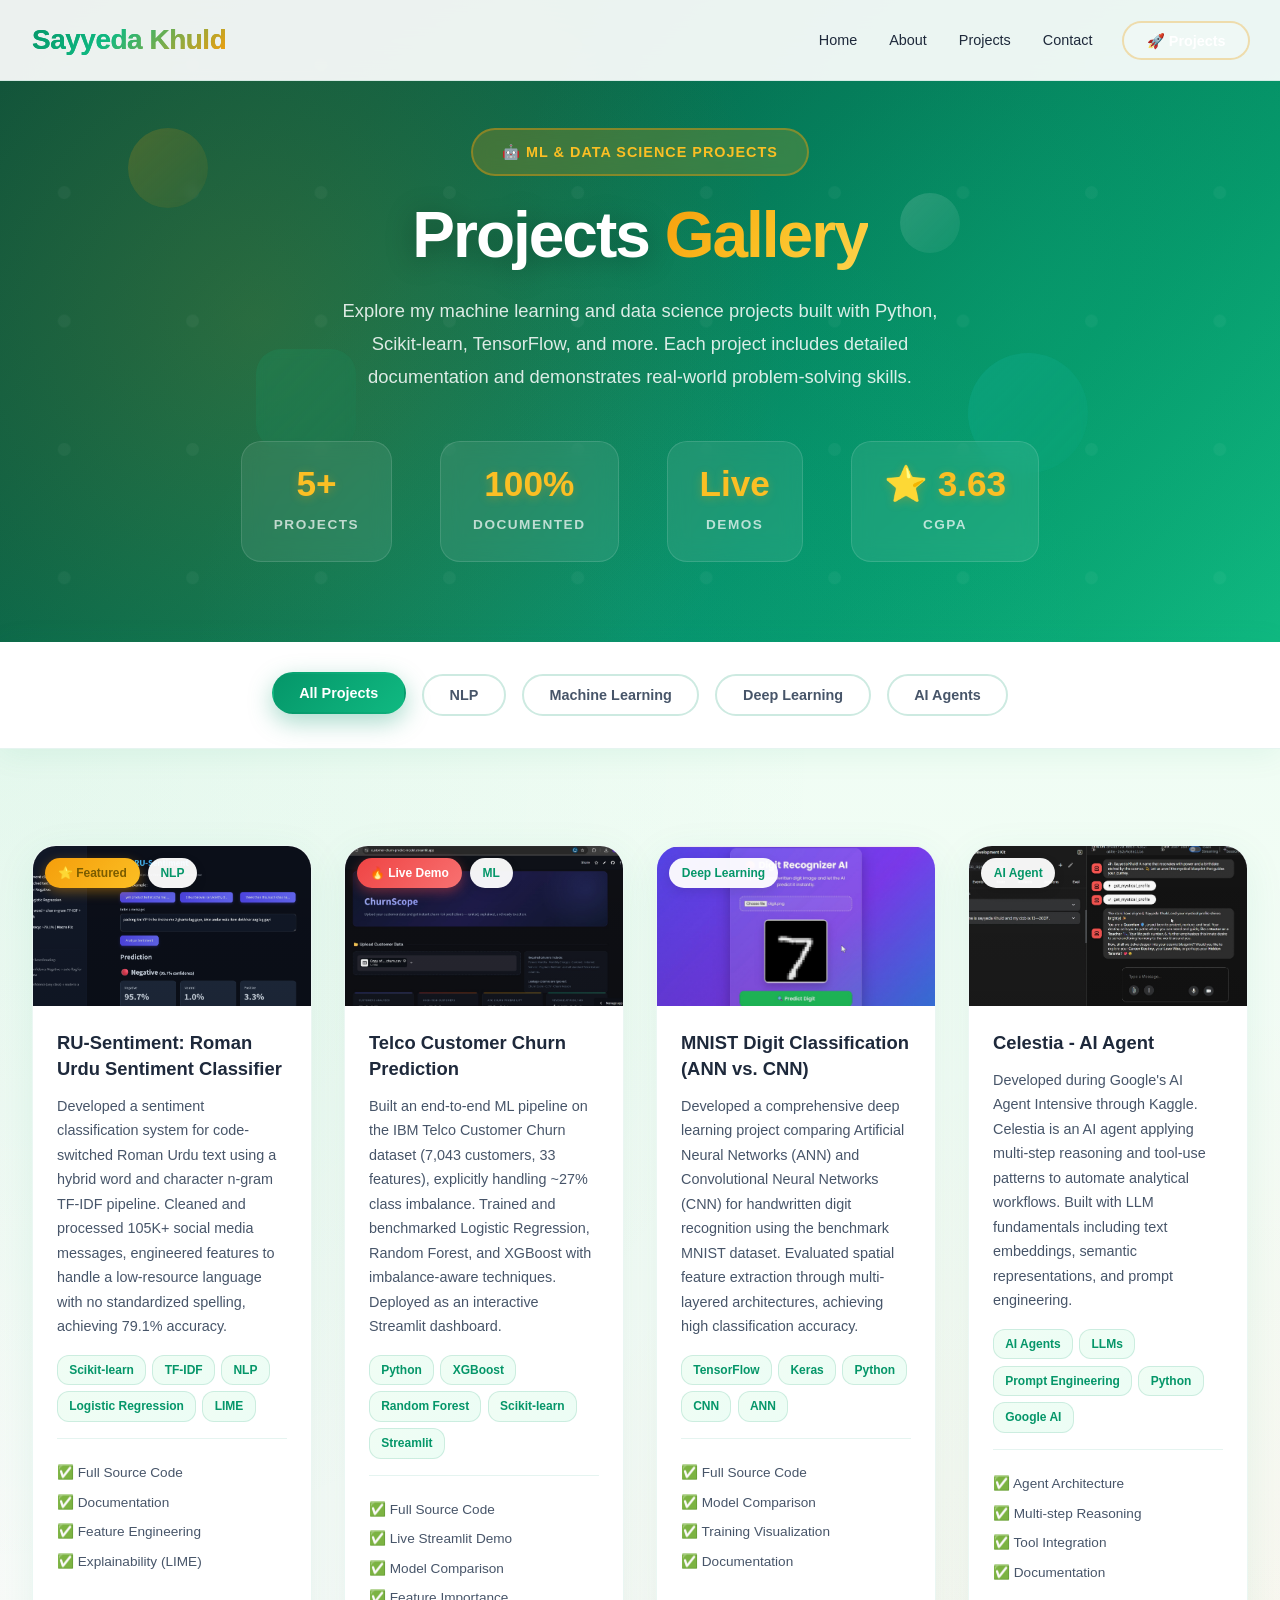
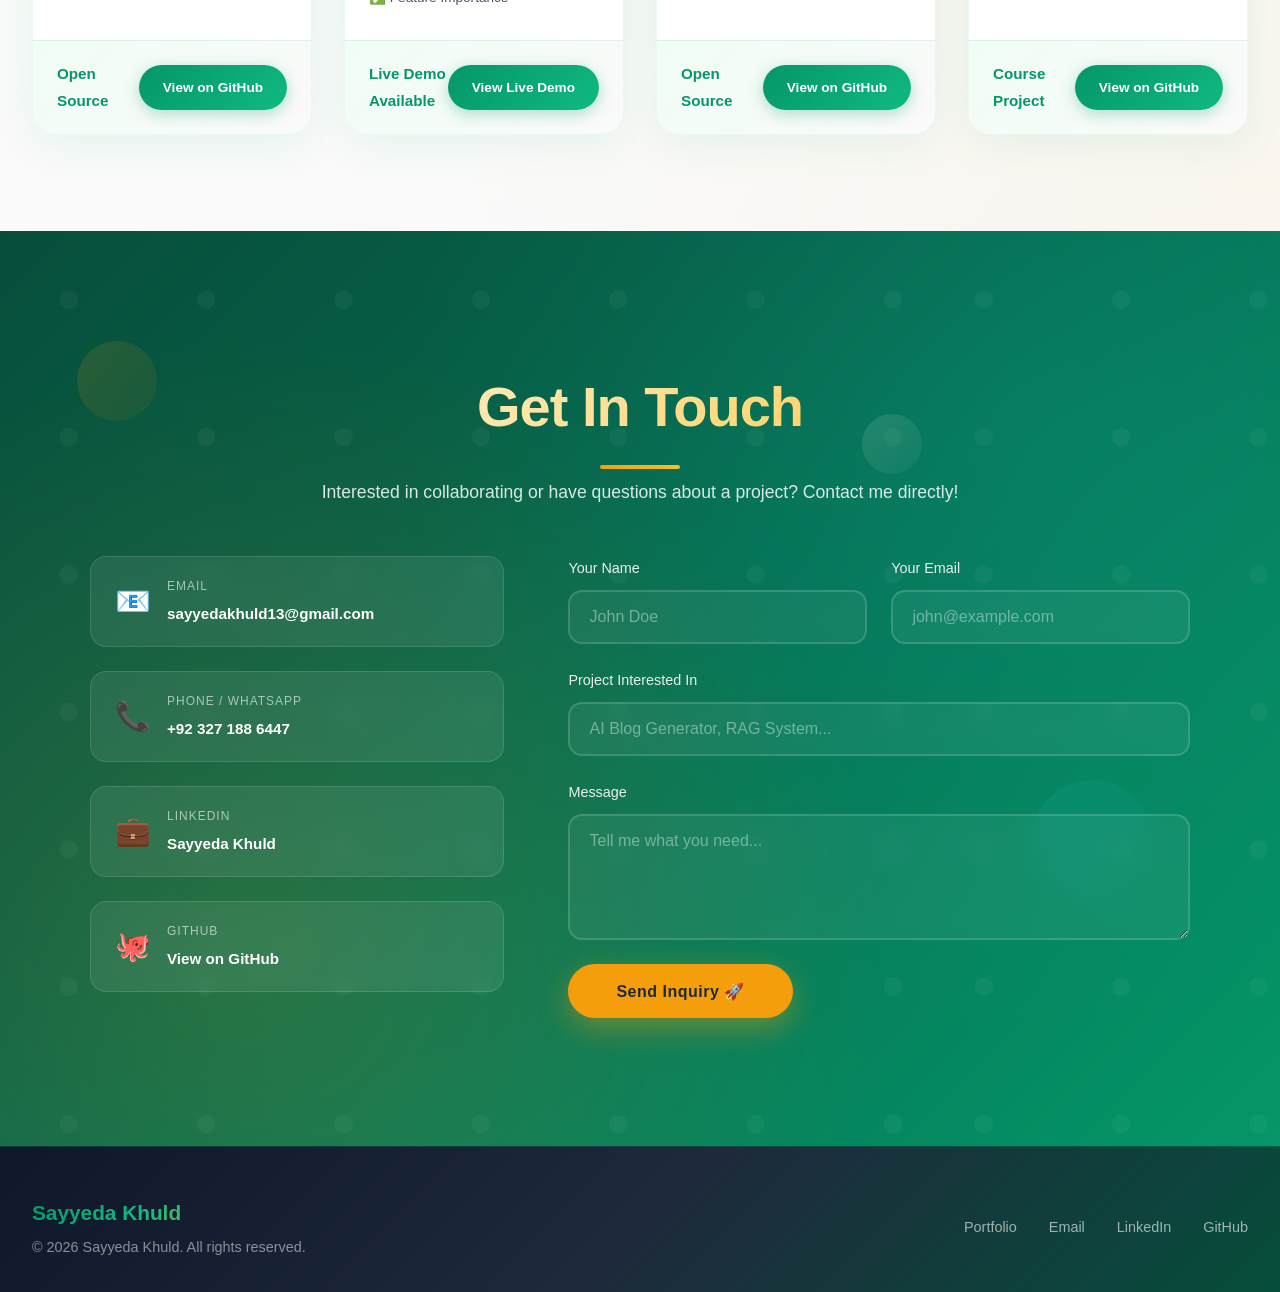
<file: marketplace.html>
<!DOCTYPE html>
<html lang="en">

<head>
    <meta charset="UTF-8">
    <meta name="viewport" content="width=device-width, initial-scale=1.0">
    <title>Projects Gallery - Sayyeda Khuld</title>
    <link rel="stylesheet" href="style.css">
    <link rel="stylesheet" href="marketplace.css">
</head>

<body>

    <!-- Navigation -->
    <nav id="navbar">
        <div class="nav-container">
            <div class="logo"><a href="index.html"
                    style="text-decoration:none;background:var(--gradient-elegant);-webkit-background-clip:text;background-clip:text;-webkit-text-fill-color:transparent;">Sayyeda
                    Khuld</a></div>
            <ul class="nav-links">
                <li><a href="index.html">Home</a></li>
                <li><a href="index.html#about">About</a></li>
                <li><a href="index.html#projects">Projects</a></li>
                <li><a href="index.html#contact">Contact</a></li>
                <li><a href="marketplace.html" class="nav-marketplace-btn active-nav">🚀 Projects</a></li>
            </ul>
            <div class="mobile-menu-toggle" id="mobileMenuToggle">
                <span class="hamburger"></span>
                <span class="hamburger"></span>
                <span class="hamburger"></span>
            </div>
        </div>
    </nav>

    <!-- Mobile Menu -->
    <div class="mobile-menu" id="mobileMenu">
        <ul class="mobile-nav-links">
            <li><a href="index.html">Home</a></li>
            <li><a href="index.html#about">About</a></li>
            <li><a href="index.html#projects">Projects</a></li>
            <li><a href="index.html#contact">Contact</a></li>
            <li><a href="marketplace.html">🚀 Projects</a></li>
        </ul>
    </div>

    <!-- Marketplace Hero -->
    <section class="marketplace-hero">
        <div class="floating-shapes">
            <div class="shape shape-1"></div>
            <div class="shape shape-2"></div>
            <div class="shape shape-3"></div>
            <div class="shape shape-4"></div>
        </div>
        <div class="marketplace-hero-content">
            <span class="marketplace-badge">🤖 ML & Data Science Projects</span>
            <h1>Projects <span class="highlight">Gallery</span></h1>
            <p>Explore my machine learning and data science projects built with Python, Scikit-learn,
                TensorFlow, and more. Each project includes detailed documentation and demonstrates
                real-world problem-solving skills.</p>
            <div class="marketplace-stats">
                <div class="stat">
                    <span class="stat-num">5+</span>
                    <span class="stat-label">Projects</span>
                </div>
                <div class="stat">
                    <span class="stat-num">100%</span>
                    <span class="stat-label">Documented</span>
                </div>
                <div class="stat">
                    <span class="stat-num">Live</span>
                    <span class="stat-label">Demos</span>
                </div>
                <div class="stat">
                    <span class="stat-num">⭐ 3.63</span>
                    <span class="stat-label">CGPA</span>
                </div>
            </div>
        </div>
    </section>

    <!-- Filter Bar -->
    <section class="filter-section">
        <div class="container">
            <div class="filter-bar">
                <button class="filter-btn active" data-filter="all">All Projects</button>
                <button class="filter-btn" data-filter="nlp">NLP</button>
                <button class="filter-btn" data-filter="ml">Machine Learning</button>
                <button class="filter-btn" data-filter="dl">Deep Learning</button>
                <button class="filter-btn" data-filter="agents">AI Agents</button>
            </div>
        </div>
    </section>

    <!-- Projects Grid -->
    <!-- Projects Grid -->
    <section class="marketplace-section">
        <div class="container">
            <div class="marketplace-grid" id="marketplaceGrid">

                <!-- Project 1 - Roman Urdu Sentiment -->
                <div class="market-card" data-category="nlp ml">
                    <div class="market-card-header" style="background-image: url('images/ru-sentiment-project.jpg.png');
                            background-size: cover;
                            background-position: center;">
                        <div class="market-badges">
                            <span class="badge-featured">⭐ Featured</span>
                            <span class="badge-category">NLP</span>
                        </div>
                    </div>
                    <div class="market-card-body">
                        <h3>RU-Sentiment: Roman Urdu Sentiment Classifier</h3>
                        <p>Developed a sentiment classification system for code-switched Roman Urdu text using
                            a hybrid word and character n-gram TF-IDF pipeline. Cleaned and processed 105K+ social
                            media messages, engineered features to handle a low-resource language with no standardized
                            spelling, achieving 79.1% accuracy.</p>
                        <div class="market-tech">
                            <span>Scikit-learn</span>
                            <span>TF-IDF</span>
                            <span>NLP</span>
                            <span>Logistic Regression</span>
                            <span>LIME</span>
                        </div>
                        <div class="market-includes">
                            <p>✅ Full Source Code</p>
                            <p>✅ Documentation</p>
                            <p>✅ Feature Engineering</p>
                            <p>✅ Explainability (LIME)</p>
                        </div>
                    </div>
                    <div class="market-card-footer">
                        <div class="market-price">
                            <span class="price-amount">Open Source</span>
                        </div>
                        <a href="https://github.com/Khuld13" target="_blank" class="market-buy-btn">View on GitHub</a>
                    </div>
                </div>

                <!-- Project 2 - Customer Churn -->
                <div class="market-card" data-category="ml">
                    <div class="market-card-header" style="background-image: url('images/customer-churn-project.jpg');
                            background-size: cover;
                            background-position: center;">
                        <div class="market-badges">
                            <span class="badge-hot">🔥 Live Demo</span>
                            <span class="badge-category">ML</span>
                        </div>
                    </div>
                    <div class="market-card-body">
                        <h3>Telco Customer Churn Prediction</h3>
                        <p>Built an end-to-end ML pipeline on the IBM Telco Customer Churn dataset (7,043 customers,
                            33 features), explicitly handling ~27% class imbalance. Trained and benchmarked Logistic
                            Regression, Random Forest, and XGBoost with imbalance-aware techniques. Deployed as an
                            interactive Streamlit dashboard.</p>
                        <div class="market-tech">
                            <span>Python</span>
                            <span>XGBoost</span>
                            <span>Random Forest</span>
                            <span>Scikit-learn</span>
                            <span>Streamlit</span>
                        </div>
                        <div class="market-includes">
                            <p>✅ Full Source Code</p>
                            <p>✅ Live Streamlit Demo</p>
                            <p>✅ Model Comparison</p>
                            <p>✅ Feature Importance</p>
                        </div>
                    </div>
                    <div class="market-card-footer">
                        <div class="market-price">
                            <span class="price-amount">Live Demo Available</span>
                        </div>
                        <a href="https://customer-churn-predict-model.streamlit.app" target="_blank"
                            class="market-buy-btn">View Live Demo</a>
                    </div>
                </div>

                <!-- Project 3 - MNIST -->
                <div class="market-card" data-category="dl">
                    <div class="market-card-header" style="background-image: url('images/mnist-project.jpg');
                            background-size: cover;
                            background-position: center;">
                        <div class="market-badges">
                            <span class="badge-category">Deep Learning</span>
                        </div>
                    </div>
                    <div class="market-card-body">
                        <h3>MNIST Digit Classification (ANN vs. CNN)</h3>
                        <p>Developed a comprehensive deep learning project comparing Artificial Neural Networks (ANN)
                            and Convolutional Neural Networks (CNN) for handwritten digit recognition using the
                            benchmark
                            MNIST dataset. Evaluated spatial feature extraction through multi-layered architectures,
                            achieving high classification accuracy.</p>
                        <div class="market-tech">
                            <span>TensorFlow</span>
                            <span>Keras</span>
                            <span>Python</span>
                            <span>CNN</span>
                            <span>ANN</span>
                        </div>
                        <div class="market-includes">
                            <p>✅ Full Source Code</p>
                            <p>✅ Model Comparison</p>
                            <p>✅ Training Visualization</p>
                            <p>✅ Documentation</p>
                        </div>
                    </div>
                    <div class="market-card-footer">
                        <div class="market-price">
                            <span class="price-amount">Open Source</span>
                        </div>
                        <a href="https://github.com/Khuld13" target="_blank" class="market-buy-btn">View on GitHub</a>
                    </div>
                </div>

                <!-- Project 4 - Celestia AI Agent -->
                <div class="market-card" data-category="agents">
                    <div class="market-card-header" style="background-image: url('images/celestia-ai-agent.jpg');
                            background-size: cover;
                            background-position: center;">
                        <div class="market-badges">
                            <span class="badge-category">AI Agent</span>
                        </div>
                    </div>
                    <div class="market-card-body">
                        <h3>Celestia - AI Agent</h3>
                        <p>Developed during Google's AI Agent Intensive through Kaggle. Celestia is an AI agent
                            applying multi-step reasoning and tool-use patterns to automate analytical workflows.
                            Built with LLM fundamentals including text embeddings, semantic representations, and
                            prompt engineering.</p>
                        <div class="market-tech">
                            <span>AI Agents</span>
                            <span>LLMs</span>
                            <span>Prompt Engineering</span>
                            <span>Python</span>
                            <span>Google AI</span>
                        </div>
                        <div class="market-includes">
                            <p>✅ Agent Architecture</p>
                            <p>✅ Multi-step Reasoning</p>
                            <p>✅ Tool Integration</p>
                            <p>✅ Documentation</p>
                        </div>
                    </div>
                    <div class="market-card-footer">
                        <div class="market-price">
                            <span class="price-amount">Course Project</span>
                        </div>
                        <a href="https://github.com/Khuld13" target="_blank" class="market-buy-btn">View on GitHub</a>
                    </div>
                </div>
            </div>
        </div>
    </section>

    <!-- Contact Section in Marketplace -->
    <section class="contact" id="contact-market">
        <div class="contact-floating-shapes">
            <div class="contact-shape contact-shape-1"></div>
            <div class="contact-shape contact-shape-2"></div>
            <div class="contact-shape contact-shape-3"></div>
        </div>
        <div class="container">
            <div class="contact-content">
                <h2 class="section-title fade-in">Get In Touch</h2>
                <p class="contact-intro fade-in">
                    Interested in collaborating or have questions about a project? Contact me directly!
                </p>
                <div class="contact-grid fade-in">
                    <div class="contact-info-cards">
                        <div class="contact-card">
                            <span class="contact-icon">📧</span>
                            <div>
                                <p class="contact-label">Email</p>
                                <a href="mailto:sayyedakhuld13@gmail.com"
                                    class="contact-value">sayyedakhuld13@gmail.com</a>
                            </div>
                        </div>
                        <div class="contact-card">
                            <span class="contact-icon">📞</span>
                            <div>
                                <p class="contact-label">Phone / WhatsApp</p>
                                <a href="tel:+923271886447" class="contact-value">+92 327 188 6447</a>
                            </div>
                        </div>
                        <div class="contact-card">
                            <span class="contact-icon">💼</span>
                            <div>
                                <p class="contact-label">LinkedIn</p>
                                <a href="https://linkedin.com/in/sayyedakhuld" target="_blank"
                                    class="contact-value">Sayyeda Khuld</a>
                            </div>
                        </div>
                        <div class="contact-card">
                            <span class="contact-icon">🐙</span>
                            <div>
                                <p class="contact-label">GitHub</p>
                                <a href="https://github.com/Khuld13" target="_blank" class="contact-value">View on
                                    GitHub</a>
                            </div>
                        </div>
                    </div>

                    <form class="contact-form" id="marketContactForm" action="https://formspree.io/f/xrpzgjjk"
                        method="POST">

                        <div class="form-row">
                            <div class="form-group">
                                <label for="market-name">Your Name</label>
                                <input type="text" id="market-name" name="name" placeholder="John Doe" required>
                            </div>

                            <div class="form-group">
                                <label for="market-email">Your Email</label>
                                <input type="email" id="market-email" name="email" placeholder="john@example.com"
                                    required>
                            </div>
                        </div>

                        <div class="form-group">
                            <label for="market-project">Project Interested In</label>
                            <input type="text" id="market-project" name="project"
                                placeholder="AI Blog Generator, RAG System..." required>
                        </div>

                        <div class="form-group">
                            <label for="market-message">Message</label>
                            <textarea id="market-message" name="message" rows="5" placeholder="Tell me what you need..."
                                required></textarea>
                        </div>

                        <button type="submit" class="submit-btn">Send Inquiry 🚀</button>
                    </form>
                </div>
            </div>
        </div>
    </section>

    <!-- Footer -->
    <footer class="footer">
        <div class="container">
            <div class="footer-content">
                <div class="footer-left">
                    <p class="footer-logo">Sayyeda Khuld</p>
                    <p>© 2026 Sayyeda Khuld. All rights reserved.</p>
                </div>
                <div class="footer-right">
                    <a href="index.html">Portfolio</a>
                    <a href="mailto:sayyedakhuld13@gmail.com">Email</a>
                    <a href="https://linkedin.com/in/sayyedakhuld" target="_blank">LinkedIn</a>
                    <a href="https://github.com/Khuld13" target="_blank">GitHub</a>
                </div>
            </div>
        </div>
    </footer>

    <script src="script.js"></script>
    <script src="marketplace.js"></script>
</body>

</html>
</file>
<file: style.css>
@charset "utf-8";

* {
    margin: 0;
    padding: 0;
    box-sizing: border-box;
}

:root {
    /* New Color Palette - Emerald & Gold Theme */
    --primary-color: #059669;
    --secondary-color: #10b981;
    --accent-color: #f59e0b;
    --accent-pink: #f472b6;
    --accent-cyan: #22d3d3;
    --accent-purple: #8b5cf6;
    
    --text-primary: #1e293b;
    --text-secondary: #475569;
    --text-light: #ffffff;
    
    --bg-primary: #fafafa;
    --bg-secondary: #f0fdf4;
    --bg-dark: #064e3b;
    --bg-card: rgba(255, 255, 255, 0.98);
    
    /* New Gradients */
    --gradient-primary: linear-gradient(135deg, #059669 0%, #10b981 50%, #34d399 100%);
    --gradient-secondary: linear-gradient(135deg, #f59e0b 0%, #fbbf24 100%);
    --gradient-tertiary: linear-gradient(135deg, #22d3d3 0%, #06b6d4 100%);
    --gradient-elegant: linear-gradient(135deg, #059669 0%, #10b981 40%, #f59e0b 100%);
    --gradient-hero: linear-gradient(135deg, #064e3b 0%, #065f46 25%, #047857 50%, #059669 75%, #10b981 100%);
    --gradient-dark: linear-gradient(135deg, #0f172a 0%, #1e293b 50%, #064e3b 100%);
    
    /* Shadows */
    --shadow-sm: 0 1px 2px 0 rgba(0, 0, 0, 0.05);
    --shadow-md: 0 4px 6px -1px rgba(5, 150, 105, 0.1), 0 2px 4px -1px rgba(5, 150, 105, 0.06);
    --shadow-lg: 0 10px 15px -3px rgba(5, 150, 105, 0.1), 0 4px 6px -2px rgba(5, 150, 105, 0.05);
    --shadow-xl: 0 20px 25px -5px rgba(5, 150, 105, 0.1), 0 10px 10px -5px rgba(5, 150, 105, 0.04);
    --shadow-2xl: 0 25px 50px -12px rgba(5, 150, 105, 0.25);
    --shadow-gold: 0 10px 30px -5px rgba(245, 158, 11, 0.3);
    
    /* Glass Effect */
    --glass: rgba(255, 255, 255, 0.15);
    --glass-border: rgba(255, 255, 255, 0.25);
}

body {
    font-family: 'Inter', 'Segoe UI', 'Roboto', 'Helvetica Neue', 'Arial', sans-serif;
    line-height: 1.7;
    color: var(--text-primary);
    scroll-behavior: smooth;
    overflow-x: hidden;
    background: var(--bg-primary);
}

/* ========================
   NAVIGATION
======================== */
nav {
    position: fixed;
    top: 0;
    width: 100%;
    background: rgba(255, 255, 255, 0.92);
    backdrop-filter: blur(20px);
    -webkit-backdrop-filter: blur(20px);
    z-index: 1000;
    padding: 1rem 0;
    transition: all 0.4s cubic-bezier(0.4, 0, 0.2, 1);
    border-bottom: 1px solid rgba(5, 150, 105, 0.1);
}

nav.scrolled {
    background: rgba(255, 255, 255, 0.98);
    box-shadow: 0 4px 30px rgba(5, 150, 105, 0.15);
    padding: 0.75rem 0;
}

.nav-container {
    max-width: 1400px;
    margin: 0 auto;
    padding: 0 2rem;
    display: flex;
    justify-content: space-between;
    align-items: center;
}

.logo {
    font-size: 1.75rem;
    font-weight: 800;
    background: var(--gradient-elegant);
    -webkit-background-clip: text;
    background-clip: text;
    -webkit-text-fill-color: transparent;
    letter-spacing: -0.5px;
}

.nav-links {
    display: flex;
    list-style: none;
    gap: 2rem;
    align-items: center;
}

.nav-links a {
    text-decoration: none;
    color: var(--text-primary);
    font-weight: 500;
    font-size: 0.9rem;
    transition: all 0.3s cubic-bezier(0.4, 0, 0.2, 1);
    position: relative;
    padding: 0.5rem 0;
}

.nav-links a:hover {
    color: var(--primary-color);
}

.nav-links a::after {
    content: '';
    position: absolute;
    width: 0;
    height: 2px;
    bottom: 0;
    left: 50%;
    background: var(--gradient-primary);
    transition: all 0.3s cubic-bezier(0.4, 0, 0.2, 1);
    transform: translateX(-50%);
    border-radius: 1px;
}

.nav-links a:hover::after {
    width: 100%;
}

.nav-marketplace-btn {
    background: var(--gradient-primary) !important;
    color: white !important;
    padding: 0.6rem 1.4rem !important;
    border-radius: 25px !important;
    font-weight: 600 !important;
    transition: all 0.3s ease !important;
    -webkit-text-fill-color: white !important;
    box-shadow: 0 4px 15px rgba(5, 150, 105, 0.3);
}

.nav-marketplace-btn:hover {
    transform: translateY(-2px) !important;
    box-shadow: 0 8px 25px rgba(5, 150, 105, 0.4) !important;
}

.nav-marketplace-btn::after {
    display: none !important;
}

/* Mobile Menu */
.mobile-menu-toggle {
    display: none;
    flex-direction: column;
    cursor: pointer;
    padding: 0.5rem;
    z-index: 1001;
}

.hamburger {
    width: 25px;
    height: 3px;
    background: var(--primary-color);
    margin: 3px 0;
    transition: all 0.3s ease;
    border-radius: 2px;
}

.mobile-menu-toggle.active .hamburger:nth-child(1) {
    transform: rotate(-45deg) translate(-5px, 6px);
}

.mobile-menu-toggle.active .hamburger:nth-child(2) {
    opacity: 0;
}

.mobile-menu-toggle.active .hamburger:nth-child(3) {
    transform: rotate(45deg) translate(-5px, -6px);
}

.mobile-menu {
    position: fixed;
    top: 0;
    right: -100%;
    width: 100%;
    height: 100vh;
    background: linear-gradient(135deg, #064e3b 0%, #065f46 50%, #047857 100%);
    backdrop-filter: blur(20px);
    display: flex;
    flex-direction: column;
    justify-content: center;
    align-items: center;
    transition: right 0.4s cubic-bezier(0.4, 0, 0.2, 1);
    z-index: 999;
}

.mobile-menu.active {
    right: 0;
}

.mobile-nav-links {
    list-style: none;
    text-align: center;
}

.mobile-nav-links li {
    margin: 1.5rem 0;
    opacity: 0;
    transform: translateY(30px);
    transition: all 0.4s cubic-bezier(0.4, 0, 0.2, 1);
}

.mobile-menu.active .mobile-nav-links li {
    opacity: 1;
    transform: translateY(0);
}

.mobile-menu.active .mobile-nav-links li:nth-child(1) { transition-delay: 0.1s; }
.mobile-menu.active .mobile-nav-links li:nth-child(2) { transition-delay: 0.2s; }
.mobile-menu.active .mobile-nav-links li:nth-child(3) { transition-delay: 0.3s; }
.mobile-menu.active .mobile-nav-links li:nth-child(4) { transition-delay: 0.4s; }
.mobile-menu.active .mobile-nav-links li:nth-child(5) { transition-delay: 0.5s; }
.mobile-menu.active .mobile-nav-links li:nth-child(6) { transition-delay: 0.6s; }
.mobile-menu.active .mobile-nav-links li:nth-child(7) { transition-delay: 0.7s; }
.mobile-menu.active .mobile-nav-links li:nth-child(8) { transition-delay: 0.8s; }

.mobile-nav-links a {
    font-size: 2rem;
    font-weight: 600;
    color: var(--text-light);
    text-decoration: none;
    transition: all 0.3s ease;
    -webkit-text-fill-color: white;
}

.mobile-nav-links a:hover {
    color: var(--accent-color);
    -webkit-text-fill-color: #fbbf24;
}

/* ========================
   HERO SECTION
======================== */
.hero {
    min-height: 100vh;
    display: flex;
    align-items: center;
    justify-content: center;
    background: var(--gradient-hero);
    position: relative;
    overflow: hidden;
}

.hero::before {
    content: '';
    position: absolute;
    inset: 0;
    background: 
        radial-gradient(circle at 20% 50%, rgba(245, 158, 11, 0.15) 0%, transparent 50%),
        radial-gradient(circle at 80% 50%, rgba(16, 185, 129, 0.2) 0%, transparent 50%),
        radial-gradient(circle at 50% 100%, rgba(34, 211, 211, 0.1) 0%, transparent 50%);
    animation: heroGlow 8s ease-in-out infinite alternate;
}

@keyframes heroGlow {
    0% { opacity: 0.6; }
    100% { opacity: 1; }
}

.hero::after {
    content: '';
    position: absolute;
    inset: 0;
    background: url('data:image/svg+xml,<svg xmlns="http://www.w3.org/2000/svg" viewBox="0 0 100 100"><defs><pattern id="grid" width="20" height="20" patternUnits="userSpaceOnUse"><circle cx="10" cy="10" r="1" fill="rgba(255,255,255,0.08)"/></pattern></defs><rect width="100" height="100" fill="url(%23grid)"/></svg>');
    animation: float 30s linear infinite;
    opacity: 0.5;
}

.floating-shapes {
    position: absolute;
    inset: 0;
    pointer-events: none;
    z-index: 1;
}

.shape {
    position: absolute;
    border-radius: 50%;
    background: rgba(255, 255, 255, 0.08);
    backdrop-filter: blur(5px);
}

.shape-1 {
    width: 100px;
    height: 100px;
    top: 15%;
    left: 8%;
    background: linear-gradient(135deg, rgba(245, 158, 11, 0.2), rgba(245, 158, 11, 0.05));
    animation: floatShape1 22s ease-in-out infinite;
}

.shape-2 {
    width: 150px;
    height: 150px;
    top: 55%;
    right: 10%;
    background: linear-gradient(135deg, rgba(34, 211, 211, 0.15), rgba(34, 211, 211, 0.03));
    animation: floatShape2 28s ease-in-out infinite reverse;
}

.shape-3 {
    width: 70px;
    height: 70px;
    top: 25%;
    right: 25%;
    background: linear-gradient(135deg, rgba(255, 255, 255, 0.15), rgba(255, 255, 255, 0.05));
    animation: floatShape3 18s ease-in-out infinite;
}

.shape-4 {
    width: 120px;
    height: 120px;
    bottom: 20%;
    left: 15%;
    background: linear-gradient(135deg, rgba(16, 185, 129, 0.15), rgba(16, 185, 129, 0.03));
    border-radius: 30px;
    animation: floatShape4 25s ease-in-out infinite;
}

.shape-5 {
    width: 50px;
    height: 50px;
    top: 10%;
    right: 40%;
    background: linear-gradient(135deg, rgba(245, 158, 11, 0.25), rgba(245, 158, 11, 0.08));
    animation: floatShape5 16s ease-in-out infinite reverse;
}

.shape-6 {
    width: 180px;
    height: 180px;
    bottom: 10%;
    right: 5%;
    background: linear-gradient(135deg, rgba(255, 255, 255, 0.05), rgba(255, 255, 255, 0.02));
    border-radius: 40px;
    animation: floatShape6 32s ease-in-out infinite;
}

@keyframes floatShape1 {
    0%, 100% { transform: translateY(0) translateX(0) rotate(0deg); }
    25% { transform: translateY(-40px) translateX(25px) rotate(90deg); }
    50% { transform: translateY(-20px) translateX(-15px) rotate(180deg); }
    75% { transform: translateY(-50px) translateX(20px) rotate(270deg); }
}

@keyframes floatShape2 {
    0%, 100% { transform: translateY(0) translateX(0) scale(1); }
    33% { transform: translateY(30px) translateX(-25px) scale(1.1); }
    66% { transform: translateY(-25px) translateX(30px) scale(0.9); }
}

@keyframes floatShape3 {
    0%, 100% { transform: translateY(0) translateX(0) rotate(0deg); }
    50% { transform: translateY(-30px) translateX(-35px) rotate(180deg); }
}

@keyframes floatShape4 {
    0%, 100% { transform: translateY(0) translateX(0) rotate(0deg); }
    25% { transform: translateY(25px) translateX(-20px) rotate(45deg); }
    50% { transform: translateY(-15px) translateX(35px) rotate(90deg); }
    75% { transform: translateY(20px) translateX(-25px) rotate(135deg); }
}

@keyframes floatShape5 {
    0%, 100% { transform: translateY(0) translateX(0) scale(1); }
    50% { transform: translateY(-40px) translateX(25px) scale(1.3); }
}

@keyframes floatShape6 {
    0%, 100% { transform: translateY(0) translateX(0) rotate(0deg); }
    33% { transform: translateY(-20px) translateX(15px) rotate(60deg); }
    66% { transform: translateY(15px) translateX(-30px) rotate(120deg); }
}

@keyframes float {
    0% { transform: translateY(0) rotate(0deg); }
    100% { transform: translateY(-100px) rotate(360deg); }
}

@keyframes fadeInUp {
    to {
        opacity: 1;
        transform: translateY(0);
    }
}

@keyframes scroll {
    0% { transform: translateX(-50%) translateY(0); opacity: 1; }
    100% { transform: translateX(-50%) translateY(20px); opacity: 0; }
}

.hero-content {
    text-align: center;
    color: var(--text-light);
    z-index: 2;
    position: relative;
    max-width: 900px;
    padding: 0 2rem;
}

.hero-profile {
    margin-bottom: 2rem;
    display: inline-block;
}

.hero-profile-img {
    width: 160px;
    height: 160px;
    border-radius: 50%;
    object-fit: cover;
    border: 5px solid rgba(245, 158, 11, 0.5);
    box-shadow: 
        0 0 0 8px rgba(255, 255, 255, 0.1),
        0 25px 50px rgba(0, 0, 0, 0.3);
    opacity: 0;
    animation: fadeInUp 1s ease 0.1s forwards;
    transition: all 0.4s ease;
}

.hero-profile-img:hover {
    transform: scale(1.05);
    border-color: rgba(245, 158, 11, 0.8);
    box-shadow: 
        0 0 0 12px rgba(255, 255, 255, 0.15),
        0 30px 60px rgba(0, 0, 0, 0.4);
}

.hero-subtitle {
    font-size: 1rem;
    font-weight: 600;
    letter-spacing: 3px;
    text-transform: uppercase;
    opacity: 0;
    transform: translateY(30px);
    animation: fadeInUp 1s ease 0.2s forwards;
    margin-bottom: 1rem;
    color: var(--accent-color);
    text-shadow: 0 2px 10px rgba(245, 158, 11, 0.3);
}

.hero h1 {
    font-size: 4.5rem;
    font-weight: 800;
    margin-bottom: 1.5rem;
    opacity: 0;
    transform: translateY(30px);
    animation: fadeInUp 1s ease 0.4s forwards;
    line-height: 1.1;
    letter-spacing: -2px;
    text-shadow: 0 4px 30px rgba(0, 0, 0, 0.3);
}

.hero .subtitle {
    font-size: 1.15rem;
    margin-bottom: 2.5rem;
    opacity: 0;
    transform: translateY(30px);
    animation: fadeInUp 1s ease 0.6s forwards;
    color: rgba(255, 255, 255, 0.85);
    font-weight: 400;
    max-width: 650px;
    margin-left: auto;
    margin-right: auto;
    line-height: 1.8;
}

.hero-buttons {
    display: flex;
    gap: 1.5rem;
    justify-content: center;
    flex-wrap: wrap;
    opacity: 0;
    transform: translateY(30px);
    animation: fadeInUp 1s ease 0.8s forwards;
}

.cta-button {
    display: inline-block;
    padding: 1rem 2.5rem;
    background: var(--accent-color);
    color: var(--text-primary);
    text-decoration: none;
    border-radius: 50px;
    font-weight: 700;
    font-size: 1rem;
    transition: all 0.4s cubic-bezier(0.4, 0, 0.2, 1);
    border: none;
    box-shadow: 0 10px 30px rgba(245, 158, 11, 0.4);
}

.cta-button:hover {
    transform: translateY(-4px);
    background: #fbbf24;
    box-shadow: 0 20px 40px rgba(245, 158, 11, 0.5);
}

.cta-button-secondary {
    display: inline-block;
    padding: 1rem 2.5rem;
    background: rgba(255, 255, 255, 0.1);
    color: var(--text-light);
    text-decoration: none;
    border-radius: 50px;
    font-weight: 600;
    font-size: 1rem;
    transition: all 0.4s cubic-bezier(0.4, 0, 0.2, 1);
    border: 2px solid rgba(255, 255, 255, 0.3);
    backdrop-filter: blur(10px);
}

.cta-button-secondary:hover {
    transform: translateY(-4px);
    background: rgba(255, 255, 255, 0.2);
    border-color: rgba(255, 255, 255, 0.5);
    box-shadow: 0 20px 40px rgba(0, 0, 0, 0.2);
}

.scroll-indicator {
    position: absolute;
    bottom: 40px;
    left: 50%;
    transform: translateX(-50%);
    width: 30px;
    height: 50px;
    border: 2px solid rgba(245, 158, 11, 0.6);
    border-radius: 25px;
    cursor: pointer;
    transition: all 0.3s ease;
}

.scroll-indicator:hover {
    border-color: var(--accent-color);
}

.scroll-indicator::before {
    content: '';
    position: absolute;
    top: 10px;
    left: 50%;
    width: 6px;
    height: 6px;
    background: var(--accent-color);
    border-radius: 50%;
    transform: translateX(-50%);
    animation: scroll 2s infinite;
}

/* ========================
   SECTIONS BASE
======================== */
section {
    padding: 8rem 0;
}

.container {
    max-width: 1400px;
    margin: 0 auto;
    padding: 0 2rem;
}

.section-title {
    text-align: center;
    font-size: 3.5rem;
    font-weight: 700;
    margin-bottom: 1.5rem;
    background: var(--gradient-elegant);
    -webkit-background-clip: text;
    background-clip: text;
    -webkit-text-fill-color: transparent;
    letter-spacing: -1px;
    position: relative;
}

.section-title::after {
    content: '';
    position: absolute;
    width: 80px;
    height: 4px;
    background: var(--gradient-secondary);
    bottom: -15px;
    left: 50%;
    transform: translateX(-50%);
    border-radius: 2px;
}

.section-subtitle {
    text-align: center;
    color: var(--text-secondary);
    margin-bottom: 3.5rem;
    font-size: 1.1rem;
    margin-top: 1.5rem;
}

.linkedin-link {
    color: var(--primary-color);
    font-weight: 600;
    text-decoration: none;
    transition: all 0.3s ease;
    border-bottom: 2px solid transparent;
}

.linkedin-link:hover {
    color: var(--secondary-color);
    border-bottom-color: var(--secondary-color);
}

/* ========================
   ABOUT SECTION
======================== */
.about {
    background: linear-gradient(180deg, var(--bg-primary) 0%, var(--bg-secondary) 100%);
    position: relative;
}

.about::before {
    content: '';
    position: absolute;
    inset: 0;
    background: 
        radial-gradient(circle at 0% 50%, rgba(5, 150, 105, 0.08) 0%, transparent 50%),
        radial-gradient(circle at 100% 50%, rgba(245, 158, 11, 0.08) 0%, transparent 50%);
}

.about-content {
    display: grid;
    grid-template-columns: 1fr 1.5fr;
    gap: 6rem;
    align-items: start;
    position: relative;
}

.about-image {
    width: 100%;
    height: 500px;
    background: url('images/correct.png') top center/cover; /* Fixed alignment */
    border-radius: 30px;
    position: relative;
    overflow: hidden;
    box-shadow: 
        0 30px 60px rgba(5, 150, 105, 0.2),
        0 0 0 1px rgba(5, 150, 105, 0.1);
    transform: rotate(-2deg);
    transition: all 0.4s ease;
    position: sticky;
    top: 120px;
}

.about-image:hover {
    transform: rotate(0deg) scale(1.02);
    box-shadow: 
        0 40px 80px rgba(5, 150, 105, 0.25),
        0 0 0 1px rgba(5, 150, 105, 0.2);
}

.about-image::before {
    content: '';
    position: absolute;
    inset: 0;
    background: linear-gradient(135deg, rgba(5, 150, 105, 0.2) 0%, rgba(245, 158, 11, 0.1) 100%);
    transition: opacity 0.3s ease;
}

.about-image:hover::before {
    opacity: 0.5;
}

.about-text h3 {
    font-size: 2rem;
    margin-bottom: 1.5rem;
    color: var(--text-primary);
    font-weight: 700;
    line-height: 1.3;
}

.about-text p {
    font-size: 1.05rem;
    color: var(--text-secondary);
    margin-bottom: 1.5rem;
    line-height: 1.8;
}

.skills-heading {
    font-size: 0.9rem;
    font-weight: 700;
    color: var(--primary-color);
    margin-top: 2rem;
    margin-bottom: 0.75rem;
    text-transform: uppercase;
    letter-spacing: 2px;
    display: flex;
    align-items: center;
    gap: 0.5rem;
}

.skills-heading::before {
    content: '';
    width: 20px;
    height: 3px;
    background: var(--gradient-secondary);
    border-radius: 2px;
}

.skills {
    display: flex;
    gap: 0.75rem;
    flex-wrap: wrap;
}

.skill-tag {
    padding: 0.5rem 1.2rem;
    background: white;
    color: var(--primary-color);
    border-radius: 30px;
    font-size: 0.85rem;
    font-weight: 600;
    border: 2px solid rgba(5, 150, 105, 0.15);
    transition: all 0.3s ease;
    cursor: default;
    box-shadow: 0 2px 8px rgba(5, 150, 105, 0.08);
}

.skill-tag:hover {
    background: var(--primary-color);
    color: white;
    transform: translateY(-3px);
    box-shadow: 0 8px 20px rgba(5, 150, 105, 0.3);
    border-color: var(--primary-color);
}

/* ========================
   CERTIFICATES / PORTFOLIO
======================== */
.portfolio {
    background: var(--bg-primary);
    position: relative;
}

.portfolio::before {
    content: '';
    position: absolute;
    top: 0;
    left: 0;
    right: 0;
    height: 1px;
    background: linear-gradient(90deg, transparent, rgba(5, 150, 105, 0.3), transparent);
}

.portfolio-grid {
    display: grid;
    grid-template-columns: repeat(3, 1fr);
    gap: 2.5rem;
    margin-top: 2rem;
}

.portfolio-item {
    background: var(--bg-card);
    border-radius: 24px;
    overflow: hidden;
    box-shadow: 0 10px 40px rgba(0, 0, 0, 0.08);
    transition: all 0.4s cubic-bezier(0.4, 0, 0.2, 1);
    transform: translateY(20px);
    opacity: 0;
    border: 1px solid rgba(5, 150, 105, 0.1);
}

.portfolio-item.animate {
    transform: translateY(0);
    opacity: 1;
}

.portfolio-item:hover {
    transform: translateY(-15px);
    box-shadow: 0 25px 60px rgba(5, 150, 105, 0.15);
    border-color: rgba(5, 150, 105, 0.2);
}

.portfolio-image {
    width: 100%;
    height: 200px;
    position: relative;
    overflow: hidden;
    display: flex;
    align-items: center;
    justify-content: center;
}

.portfolio-image::before {
    content: '';
    position: absolute;
    inset: 0;
    background: linear-gradient(180deg, transparent 0%, rgba(0, 0, 0, 0.1) 100%);
    transition: all 0.3s ease;
}

.portfolio-item:hover .portfolio-image::before {
    background: linear-gradient(180deg, transparent 0%, rgba(5, 150, 105, 0.2) 100%);
}

.cert-badge {
    position: absolute;
    top: 15px;
    right: 15px;
    background: white;
    color: var(--primary-color);
    padding: 0.4rem 1rem;
    border-radius: 20px;
    font-size: 0.75rem;
    font-weight: 700;
    z-index: 2;
    box-shadow: 0 4px 15px rgba(0, 0, 0, 0.1);
    text-transform: uppercase;
    letter-spacing: 0.5px;
}

.project-icon {
    font-size: 4rem;
    z-index: 2;
    position: relative;
}

.portfolio-content {
    padding: 1.8rem;
}

.portfolio-content h4 {
    font-size: 1.25rem;
    margin-bottom: 0.75rem;
    color: var(--text-primary);
    font-weight: 700;
    line-height: 1.4;
}

.portfolio-content p {
    color: var(--text-secondary);
    margin-bottom: 1.2rem;
    line-height: 1.7;
    font-size: 0.95rem;
}

.portfolio-tech {
    display: flex;
    gap: 0.5rem;
    flex-wrap: wrap;
    margin-bottom: 1.2rem;
}

.tech-tag {
    padding: 0.3rem 0.8rem;
    background: var(--bg-secondary);
    color: var(--text-secondary);
    border-radius: 15px;
    font-size: 0.75rem;
    font-weight: 600;
    transition: all 0.3s ease;
    border: 1px solid rgba(5, 150, 105, 0.1);
}

.tech-tag:hover {
    background: var(--primary-color);
    color: white;
    border-color: var(--primary-color);
}

.project-links {
    margin-top: 1rem;
}

.project-buy-btn {
    display: inline-block;
    padding: 0.7rem 1.5rem;
    background: var(--gradient-primary);
    color: white;
    text-decoration: none;
    border-radius: 25px;
    font-size: 0.9rem;
    font-weight: 600;
    transition: all 0.3s ease;
    box-shadow: 0 4px 15px rgba(5, 150, 105, 0.3);
}

.project-buy-btn:hover {
    transform: translateY(-3px);
    box-shadow: 0 10px 25px rgba(5, 150, 105, 0.4);
}

/* ========================
   EXPERIENCE SECTION (Timeline)
======================== */
.experience-section {
    background: var(--bg-secondary);
    position: relative;
}

.experience-section::before {
    content: '';
    position: absolute;
    inset: 0;
    background: 
        radial-gradient(circle at 100% 0%, rgba(245, 158, 11, 0.1) 0%, transparent 50%),
        radial-gradient(circle at 0% 100%, rgba(5, 150, 105, 0.1) 0%, transparent 50%);
}

.timeline {
    position: relative;
    padding-left: 3rem;
    margin-top: 3rem;
}

.timeline::before {
    content: '';
    position: absolute;
    left: 15px;
    top: 0;
    bottom: 0;
    width: 3px;
    background: var(--gradient-primary);
    border-radius: 2px;
}

.timeline-item {
    position: relative;
    margin-bottom: 3.5rem;
}

.timeline-item:last-child {
    margin-bottom: 0;
}

.timeline-dot {
    position: absolute;
    left: -2.55rem;
    top: 8px;
    width: 20px;
    height: 20px;
    background: var(--accent-color);
    border-radius: 50%;
    border: 4px solid white;
    box-shadow: 
        0 0 0 4px rgba(245, 158, 11, 0.2),
        0 4px 10px rgba(245, 158, 11, 0.3);
}

.timeline-content {
    background: white;
    border-radius: 20px;
    padding: 2rem;
    box-shadow: 0 10px 40px rgba(0, 0, 0, 0.08);
    border: 1px solid rgba(5, 150, 105, 0.1);
    transition: all 0.3s ease;
}

.timeline-content:hover {
    transform: translateX(8px);
    box-shadow: 0 15px 50px rgba(5, 150, 105, 0.12);
    border-color: rgba(5, 150, 105, 0.2);
}

.timeline-header {
    display: flex;
    align-items: center;
    flex-wrap: wrap;
    gap: 1rem;
    margin-bottom: 1rem;
}

.timeline-header h3 {
    font-size: 1.4rem;
    font-weight: 700;
    color: var(--text-primary);
}

.timeline-company {
    color: var(--primary-color);
    font-weight: 600;
    font-size: 1rem;
}

.timeline-badge {
    padding: 0.35rem 1rem;
    border-radius: 20px;
    font-size: 0.75rem;
    font-weight: 700;
    text-transform: uppercase;
    letter-spacing: 0.5px;
}

.timeline-badge.internship {
    background: rgba(5, 150, 105, 0.1);
    color: var(--primary-color);
}

.timeline-badge.training {
    background: rgba(245, 158, 11, 0.1);
    color: var(--accent-color);
}

.timeline-desc {
    color: var(--text-secondary);
    line-height: 1.8;
    margin-bottom: 1.5rem;
    font-size: 1rem;
}

/* ========================
   EDUCATION SECTION
======================== */
.education-section {
    background: var(--bg-primary);
    position: relative;
}

.education-grid {
    display: grid;
    grid-template-columns: repeat(2, 1fr);
    gap: 2.5rem;
    margin-top: 3rem;
}

.education-card {
    background: white;
    border-radius: 24px;
    padding: 2.5rem;
    box-shadow: 0 10px 40px rgba(0, 0, 0, 0.08);
    border: 1px solid rgba(5, 150, 105, 0.1);
    display: flex;
    gap: 1.5rem;
    transition: all 0.3s ease;
    align-items: flex-start;
}

.education-card:hover {
    transform: translateY(-8px);
    box-shadow: 0 20px 60px rgba(5, 150, 105, 0.15);
    border-color: rgba(5, 150, 105, 0.2);
}

.edu-icon {
    font-size: 3rem;
    flex-shrink: 0;
    width: 80px;
    height: 80px;
    display: flex;
    align-items: center;
    justify-content: center;
    background: var(--bg-secondary);
    border-radius: 20px;
    border: 2px solid rgba(5, 150, 105, 0.1);
}

.edu-content h3 {
    font-size: 1.25rem;
    font-weight: 700;
    color: var(--text-primary);
    margin-bottom: 0.5rem;
}

.edu-institute {
    color: var(--primary-color);
    font-weight: 600;
    font-size: 0.95rem;
    margin-bottom: 0.3rem;
}

.edu-year {
    color: var(--accent-color);
    font-size: 0.9rem;
    font-weight: 600;
    margin-bottom: 1rem;
}

.edu-desc {
    color: var(--text-secondary);
    line-height: 1.7;
    font-size: 0.95rem;
}

/* ========================
   CONTACT SECTION
======================== */
.contact {
    background: linear-gradient(135deg, #064e3b 0%, #065f46 30%, #047857 60%, #059669 100%);
    color: var(--text-light);
    position: relative;
    overflow: hidden;
}

.contact::before {
    content: '';
    position: absolute;
    inset: 0;
    background: 
        radial-gradient(circle at 20% 80%, rgba(245, 158, 11, 0.15) 0%, transparent 50%),
        radial-gradient(circle at 80% 20%, rgba(34, 211, 211, 0.1) 0%, transparent 50%);
}

.contact::after {
    content: '';
    position: absolute;
    inset: 0;
    background: url('data:image/svg+xml,<svg xmlns="http://www.w3.org/2000/svg" viewBox="0 0 100 100"><defs><pattern id="contact-grid" width="15" height="15" patternUnits="userSpaceOnUse"><circle cx="7.5" cy="7.5" r="1" fill="rgba(255,255,255,0.05)"/></pattern></defs><rect width="100" height="100" fill="url(%23contact-grid)"/></svg>');
    opacity: 0.8;
}

.contact-floating-shapes {
    position: absolute;
    inset: 0;
    pointer-events: none;
    z-index: 1;
}

.contact-shape {
    position: absolute;
    background: rgba(255, 255, 255, 0.06);
    border-radius: 50%;
}

.contact-shape-1 {
    width: 80px;
    height: 80px;
    top: 12%;
    left: 6%;
    background: linear-gradient(135deg, rgba(245, 158, 11, 0.15), rgba(245, 158, 11, 0.05));
    animation: contactFloatShape1 26s ease-in-out infinite;
}

.contact-shape-2 {
    width: 120px;
    height: 120px;
    top: 60%;
    right: 10%;
    background: linear-gradient(135deg, rgba(34, 211, 211, 0.1), rgba(34, 211, 211, 0.03));
    animation: contactFloatShape2 30s ease-in-out infinite reverse;
}

.contact-shape-3 {
    width: 60px;
    height: 60px;
    top: 20%;
    right: 28%;
    background: linear-gradient(135deg, rgba(255, 255, 255, 0.12), rgba(255, 255, 255, 0.04));
    animation: contactFloatShape3 22s ease-in-out infinite;
}

.contact-shape-4 {
    width: 100px;
    height: 100px;
    bottom: 18%;
    left: 15%;
    background: linear-gradient(135deg, rgba(16, 185, 129, 0.1), rgba(16, 185, 129, 0.03));
    border-radius: 28px;
    animation: contactFloatShape4 28s ease-in-out infinite;
}

.contact-shape-5 {
    width: 40px;
    height: 40px;
    top: 8%;
    right: 42%;
    background: linear-gradient(135deg, rgba(245, 158, 11, 0.2), rgba(245, 158, 11, 0.06));
    animation: contactFloatShape5 20s ease-in-out infinite reverse;
}

.contact-shape-6 {
    width: 140px;
    height: 140px;
    bottom: 8%;
    right: 6%;
    background: linear-gradient(135deg, rgba(255, 255, 255, 0.04), rgba(255, 255, 255, 0.01));
    border-radius: 38px;
    animation: contactFloatShape6 35s ease-in-out infinite;
}

@keyframes contactFloatShape1 {
    0%, 100% { transform: translateY(0) translateX(0) rotate(0deg); }
    25% { transform: translateY(-30px) translateX(18px) rotate(90deg); }
    50% { transform: translateY(-12px) translateX(-10px) rotate(180deg); }
    75% { transform: translateY(-40px) translateX(15px) rotate(270deg); }
}

@keyframes contactFloatShape2 {
    0%, 100% { transform: translateY(0) translateX(0) scale(1); }
    33% { transform: translateY(25px) translateX(-18px) scale(1.08); }
    66% { transform: translateY(-18px) translateX(25px) scale(0.92); }
}

@keyframes contactFloatShape3 {
    0%, 100% { transform: translateY(0) translateX(0) rotate(0deg); }
    50% { transform: translateY(-25px) translateX(-28px) rotate(180deg); }
}

@keyframes contactFloatShape4 {
    0%, 100% { transform: translateY(0) translateX(0) rotate(0deg); }
    25% { transform: translateY(18px) translateX(-15px) rotate(35deg); }
    50% { transform: translateY(-10px) translateX(28px) rotate(70deg); }
    75% { transform: translateY(15px) translateX(-20px) rotate(105deg); }
}

@keyframes contactFloatShape5 {
    0%, 100% { transform: translateY(0) translateX(0) scale(1); }
    50% { transform: translateY(-35px) translateX(18px) scale(1.2); }
}

@keyframes contactFloatShape6 {
    0%, 100% { transform: translateY(0) translateX(0) rotate(0deg); }
    33% { transform: translateY(-15px) translateX(10px) rotate(50deg); }
    66% { transform: translateY(10px) translateX(-22px) rotate(100deg); }
}

.contact-content {
    max-width: 1100px;
    margin: 0 auto;
    position: relative;
    z-index: 10;
}

.contact .section-title {
    color: var(--text-light);
    background: linear-gradient(135deg, #ffffff 0%, #fbbf24 100%);
    -webkit-background-clip: text;
    background-clip: text;
    -webkit-text-fill-color: transparent;
}

.contact .section-title::after {
    background: var(--gradient-secondary);
}

.contact-intro {
    text-align: center;
    color: rgba(255, 255, 255, 0.85);
    font-size: 1.1rem;
    margin-bottom: 3rem;
    margin-top: 1.5rem;
}

.contact-grid {
    display: grid;
    grid-template-columns: 1fr 1.5fr;
    gap: 4rem;
    align-items: start;
}

.contact-info-cards {
    display: flex;
    flex-direction: column;
    gap: 1.5rem;
}

.contact-card {
    display: flex;
    align-items: center;
    gap: 1rem;
    background: rgba(255, 255, 255, 0.08);
    border-radius: 16px;
    padding: 1.2rem 1.5rem;
    backdrop-filter: blur(10px);
    border: 1px solid rgba(255, 255, 255, 0.12);
    transition: all 0.3s ease;
}

.contact-card:hover {
    background: rgba(255, 255, 255, 0.12);
    transform: translateX(8px);
    border-color: rgba(245, 158, 11, 0.3);
}

.contact-icon {
    font-size: 1.8rem;
    flex-shrink: 0;
}

.contact-label {
    color: rgba(255, 255, 255, 0.6);
    font-size: 0.75rem;
    text-transform: uppercase;
    letter-spacing: 1px;
    margin-bottom: 0.2rem;
}

.contact-value {
    color: white;
    font-weight: 600;
    font-size: 0.95rem;
    text-decoration: none;
    transition: color 0.3s ease;
}

.contact-value:hover {
    color: var(--accent-color);
}

.contact-form {
    display: grid;
    gap: 1.5rem;
}

.form-row {
    display: grid;
    grid-template-columns: 1fr 1fr;
    gap: 1.5rem;
}

.form-group {
    display: grid;
    gap: 0.6rem;
    text-align: left;
}

.form-group label {
    font-weight: 500;
    color: rgba(255, 255, 255, 0.9);
    font-size: 0.9rem;
}

.form-group input,
.form-group textarea {
    padding: 1rem 1.2rem;
    border: 2px solid rgba(255, 255, 255, 0.15);
    border-radius: 14px;
    background: rgba(255, 255, 255, 0.06);
    color: white;
    font-family: inherit;
    font-size: 1rem;
    transition: all 0.3s ease;
    backdrop-filter: blur(10px);
    resize: vertical;
}

.form-group input:focus,
.form-group textarea:focus {
    outline: none;
    background: rgba(255, 255, 255, 0.1);
    border-color: var(--accent-color);
    box-shadow: 0 0 0 4px rgba(245, 158, 11, 0.15);
}

.form-group input::placeholder,
.form-group textarea::placeholder {
    color: rgba(255, 255, 255, 0.4);
}

.submit-btn {
    padding: 1.1rem 3rem;
    background: var(--accent-color);
    color: var(--text-primary);
    border: none;
    border-radius: 50px;
    font-size: 1rem;
    font-weight: 700;
    cursor: pointer;
    transition: all 0.4s ease;
    letter-spacing: 0.5px;
    width: fit-content;
    box-shadow: 0 10px 30px rgba(245, 158, 11, 0.4);
}

.submit-btn:hover {
    transform: translateY(-4px);
    background: #fbbf24;
    box-shadow: 0 20px 50px rgba(245, 158, 11, 0.5);
}

/* ========================
   FOOTER
======================== */
.footer {
    background: var(--gradient-dark);
    color: var(--text-light);
    padding: 3rem 0 2rem;
    border-top: 1px solid rgba(5, 150, 105, 0.2);
}

.footer-content {
    display: flex;
    justify-content: space-between;
    align-items: center;
    flex-wrap: wrap;
    gap: 1rem;
}

.footer-logo {
    font-size: 1.3rem;
    font-weight: 800;
    background: var(--gradient-elegant);
    -webkit-background-clip: text;
    background-clip: text;
    -webkit-text-fill-color: transparent;
    margin-bottom: 0.3rem;
}

.footer-left p:last-child {
    color: rgba(255, 255, 255, 0.5);
    font-size: 0.9rem;
}

.footer-right {
    display: flex;
    gap: 2rem;
    flex-wrap: wrap;
}

.footer-right a {
    color: rgba(255, 255, 255, 0.6);
    text-decoration: none;
    font-size: 0.9rem;
    transition: all 0.3s ease;
    position: relative;
}

.footer-right a:hover {
    color: var(--accent-color);
    transform: translateY(-2px);
}

.footer-right a::after {
    content: '';
    position: absolute;
    width: 0;
    height: 2px;
    bottom: -4px;
    left: 0;
    background: var(--accent-color);
    transition: width 0.3s ease;
    border-radius: 1px;
}

.footer-right a:hover::after {
    width: 100%;
}

/* ========================
   ANIMATIONS
======================== */
.fade-in {
    opacity: 0;
    transform: translateY(40px);
    transition: all 0.8s cubic-bezier(0.4, 0, 0.2, 1);
}

.fade-in.animate {
    opacity: 1;
    transform: translateY(0);
}

.slide-in-left {
    opacity: 0;
    transform: translateX(-60px);
    transition: all 0.8s cubic-bezier(0.4, 0, 0.2, 1);
}

.slide-in-left.animate {
    opacity: 1;
    transform: translateX(0);
}

.slide-in-right {
    opacity: 0;
    transform: translateX(60px);
    transition: all 0.8s cubic-bezier(0.4, 0, 0.2, 1);
}

.slide-in-right.animate {
    opacity: 1;
    transform: translateX(0);
}

/* ========================
   RESPONSIVE
======================== */
@media (max-width: 1024px) {
    .portfolio-grid {
        grid-template-columns: repeat(2, 1fr);
    }
    
    .about-content {
        grid-template-columns: 1fr;
        gap: 3rem;
    }
    
    .about-image {
        position: static;
        height: 350px;
        transform: none;
    }
    
    .education-grid {
        grid-template-columns: 1fr;
    }
    
    .hero h1 {
        font-size: 3.5rem;
    }
    
    .contact-grid {
        grid-template-columns: 1fr;
        gap: 2.5rem;
    }
}

@media (max-width: 768px) {
    .nav-links {
        display: none;
    }
    
    .mobile-menu-toggle {
        display: flex;
    }
    
    .hero h1 {
        font-size: 2.5rem;
    }
    
    .hero .subtitle {
        font-size: 1rem;
    }
    
    .section-title {
        font-size: 2.2rem;
    }
    
    .portfolio-grid {
        grid-template-columns: 1fr;
    }
    
    .container {
        padding: 0 1.5rem;
    }
    
    section {
        padding: 5rem 0;
    }
    
    .form-row {
        grid-template-columns: 1fr;
    }
    
    .timeline {
        padding-left: 2rem;
    }
    
    .hero-buttons {
        flex-direction: column;
        align-items: center;
    }
    
    .footer-content {
        flex-direction: column;
        text-align: center;
    }
    
    .footer-right {
        justify-content: center;
        gap: 1.2rem;
    }
}

@media (max-width: 480px) {
    .hero h1 {
        font-size: 2rem;
    }
    
    .section-title {
        font-size: 1.8rem;
    }
    
    .nav-container {
        padding: 0 1rem;
    }
    
    .container {
        padding: 0 1rem;
    }
    
    .education-card {
        flex-direction: column;
        gap: 1rem;
    }
    
    .edu-icon {
        width: 60px;
        height: 60px;
        font-size: 2rem;
    }
}
</file>
<file: marketplace.css>
.active-nav {
    background: rgba(255, 255, 255, 0.2) !important;
    box-shadow: 0 0 0 2px rgba(245, 158, 11, 0.3) !important;
}

/* ========================
   MARKETPLACE HERO
======================== */
.marketplace-hero {
    min-height: 60vh;
    display: flex;
    align-items: center;
    justify-content: center;
    background: linear-gradient(135deg, #064e3b 0%, #065f46 25%, #047857 50%, #059669 75%, #10b981 100%);
    position: relative;
    overflow: hidden;
    padding: 8rem 2rem 5rem;
}

.marketplace-hero::before {
    content: '';
    position: absolute;
    inset: 0;
    background: 
        radial-gradient(circle at 20% 50%, rgba(245, 158, 11, 0.15) 0%, transparent 50%),
        radial-gradient(circle at 80% 50%, rgba(16, 185, 129, 0.2) 0%, transparent 50%),
        radial-gradient(circle at 50% 100%, rgba(34, 211, 211, 0.1) 0%, transparent 50%);
    animation: heroGlow 8s ease-in-out infinite alternate;
}

.marketplace-hero::after {
    content: '';
    position: absolute;
    inset: 0;
    background: url('data:image/svg+xml,<svg xmlns="http://www.w3.org/2000/svg" viewBox="0 0 100 100"><defs><pattern id="grid" width="20" height="20" patternUnits="userSpaceOnUse"><circle cx="10" cy="10" r="1" fill="rgba(255,255,255,0.08)"/></pattern></defs><rect width="100" height="100" fill="url(%23grid)"/></svg>');
    opacity: 0.5;
}

@keyframes heroGlow {
    0% { opacity: 0.6; }
    100% { opacity: 1; }
}

.marketplace-hero-content {
    text-align: center;
    color: white;
    z-index: 2;
    position: relative;
    max-width: 800px;
}

.marketplace-badge {
    display: inline-block;
    background: rgba(245, 158, 11, 0.2);
    color: #fbbf24;
    padding: 0.6rem 1.8rem;
    border-radius: 30px;
    font-size: 0.9rem;
    font-weight: 700;
    margin-bottom: 1.5rem;
    border: 2px solid rgba(245, 158, 11, 0.4);
    backdrop-filter: blur(10px);
    text-transform: uppercase;
    letter-spacing: 1px;
}

.marketplace-hero-content h1 {
    font-size: 4rem;
    font-weight: 800;
    margin-bottom: 1.5rem;
    line-height: 1.1;
    letter-spacing: -2px;
    text-shadow: 0 4px 30px rgba(0, 0, 0, 0.3);
}

.highlight {
    background: linear-gradient(135deg, #f59e0b 0%, #fbbf24 50%, #fcd34d 100%);
    -webkit-background-clip: text;
    background-clip: text;
    -webkit-text-fill-color: transparent;
    text-shadow: none;
}

.marketplace-hero-content p {
    font-size: 1.15rem;
    color: rgba(255, 255, 255, 0.85);
    line-height: 1.8;
    margin-bottom: 3rem;
    max-width: 600px;
    margin-left: auto;
    margin-right: auto;
}

.marketplace-stats {
    display: flex;
    justify-content: center;
    gap: 3rem;
    flex-wrap: wrap;
}

.stat {
    text-align: center;
    padding: 1.5rem 2rem;
    background: rgba(255, 255, 255, 0.08);
    border-radius: 20px;
    backdrop-filter: blur(10px);
    border: 1px solid rgba(255, 255, 255, 0.12);
    transition: all 0.3s ease;
}

.stat:hover {
    background: rgba(255, 255, 255, 0.12);
    transform: translateY(-5px);
    border-color: rgba(245, 158, 11, 0.3);
}

.stat-num {
    display: block;
    font-size: 2.2rem;
    font-weight: 800;
    color: #fbbf24;
    line-height: 1;
    margin-bottom: 0.5rem;
    text-shadow: 0 2px 10px rgba(245, 158, 11, 0.3);
}

.stat-label {
    font-size: 0.85rem;
    color: rgba(255, 255, 255, 0.7);
    text-transform: uppercase;
    letter-spacing: 1.5px;
    font-weight: 600;
}

/* ========================
   FILTER BAR
======================== */
.filter-section {
    background: white;
    padding: 2rem 0;
    border-bottom: 1px solid rgba(5, 150, 105, 0.1);
    position: sticky;
    top: 70px;
    z-index: 100;
    box-shadow: 0 4px 30px rgba(5, 150, 105, 0.08);
}

.filter-bar {
    display: flex;
    gap: 1rem;
    flex-wrap: wrap;
    justify-content: center;
}

.filter-btn {
    padding: 0.7rem 1.6rem;
    border: 2px solid rgba(5, 150, 105, 0.2);
    border-radius: 30px;
    background: transparent;
    color: var(--text-secondary);
    font-size: 0.9rem;
    font-weight: 600;
    cursor: pointer;
    transition: all 0.3s ease;
    font-family: inherit;
}

.filter-btn:hover {
    border-color: var(--primary-color);
    color: var(--primary-color);
    background: rgba(5, 150, 105, 0.05);
}

.filter-btn.active {
    background: linear-gradient(135deg, #059669 0%, #10b981 100%);
    color: white;
    border-color: transparent;
    transform: translateY(-2px);
    box-shadow: 0 8px 25px rgba(5, 150, 105, 0.35);
}

/* ========================
   MARKETPLACE SECTION
======================== */
.marketplace-section {
    background: linear-gradient(180deg, #f0fdf4 0%, #fafafa 100%);
    padding: 6rem 0;
    position: relative;
}

.marketplace-section::before {
    content: '';
    position: absolute;
    inset: 0;
    background: 
        radial-gradient(circle at 0% 0%, rgba(5, 150, 105, 0.05) 0%, transparent 50%),
        radial-gradient(circle at 100% 100%, rgba(245, 158, 11, 0.05) 0%, transparent 50%);
}

.marketplace-grid {
    display: grid;
    grid-template-columns: repeat(4, 1fr);
    gap: 2rem;
    position: relative;
    z-index: 1;
}

/* ========================
   MARKET CARDS
======================== */
.market-card {
    background: white;
    border-radius: 24px;
    overflow: hidden;
    box-shadow: 0 10px 40px rgba(5, 150, 105, 0.08);
    transition: all 0.4s cubic-bezier(0.4, 0, 0.2, 1);
    border: 1px solid rgba(5, 150, 105, 0.08);
    display: flex;
    flex-direction: column;
}

.market-card:hover {
    transform: translateY(-15px);
    box-shadow: 0 25px 60px rgba(5, 150, 105, 0.15);
    border-color: rgba(5, 150, 105, 0.2);
}

.market-card.hidden {
    display: none;
}

.market-card-header {
    height: 160px;
    position: relative;
    display: flex;
    align-items: center;
    justify-content: center;
    overflow: hidden;
}

.market-card-header::before {
    content: '';
    position: absolute;
    inset: 0;
    background: linear-gradient(180deg, transparent 0%, rgba(0, 0, 0, 0.1) 100%);
    z-index: 1;
}

.market-icon {
    font-size: 3.5rem;
    z-index: 2;
    filter: drop-shadow(0 4px 12px rgba(0, 0, 0, 0.25));
    transition: transform 0.3s ease;
}

.market-card:hover .market-icon {
    transform: scale(1.1);
}

.market-badges {
    position: absolute;
    top: 12px;
    left: 12px;
    display: flex;
    gap: 0.5rem;
    z-index: 3;
    flex-wrap: wrap;
}

.badge-featured {
    background: linear-gradient(135deg, #f59e0b 0%, #fbbf24 100%);
    color: #7a5c00;
    padding: 0.3rem 0.8rem;
    border-radius: 15px;
    font-size: 0.75rem;
    font-weight: 700;
    box-shadow: 0 4px 12px rgba(245, 158, 11, 0.4);
}

.badge-hot {
    background: linear-gradient(135deg, #ef4444 0%, #f87171 100%);
    color: white;
    padding: 0.3rem 0.8rem;
    border-radius: 15px;
    font-size: 0.75rem;
    font-weight: 700;
    box-shadow: 0 4px 12px rgba(239, 68, 68, 0.4);
}

.badge-category {
    background: rgba(255, 255, 255, 0.95);
    color: #059669;
    padding: 0.3rem 0.8rem;
    border-radius: 15px;
    font-size: 0.75rem;
    font-weight: 700;
    box-shadow: 0 4px 12px rgba(0, 0, 0, 0.1);
}

.market-card-body {
    padding: 1.5rem;
    flex: 1;
}

.market-card-body h3 {
    font-size: 1.15rem;
    font-weight: 700;
    color: var(--text-primary);
    margin-bottom: 0.75rem;
    line-height: 1.4;
    transition: color 0.3s ease;
}

.market-card:hover .market-card-body h3 {
    color: #059669;
}

.market-card-body p {
    color: var(--text-secondary);
    font-size: 0.9rem;
    line-height: 1.7;
    margin-bottom: 1rem;
}

.market-tech {
    display: flex;
    flex-wrap: wrap;
    gap: 0.4rem;
    margin-bottom: 1rem;
}

.market-tech span {
    padding: 0.25rem 0.7rem;
    background: linear-gradient(135deg, #f0fdf4 0%, #ecfdf5 100%);
    color: #059669;
    border-radius: 12px;
    font-size: 0.75rem;
    font-weight: 600;
    border: 1px solid rgba(5, 150, 105, 0.15);
    transition: all 0.3s ease;
}

.market-tech span:hover {
    background: #059669;
    color: white;
    border-color: #059669;
}

.market-includes {
    border-top: 1px solid rgba(5, 150, 105, 0.1);
    padding-top: 1rem;
}

.market-includes p {
    font-size: 0.85rem;
    color: var(--text-secondary);
    margin: 0.4rem 0;
    display: flex;
    align-items: center;
    gap: 0.3rem;
}

.market-card-footer {
    padding: 1.2rem 1.5rem;
    border-top: 1px solid rgba(5, 150, 105, 0.1);
    display: flex;
    justify-content: space-between;
    align-items: center;
    background: linear-gradient(135deg, #f0fdf4 0%, #fafafa 100%);
}

.price-amount {
    font-size: 0.95rem;
    font-weight: 700;
    color: #059669;
}

.market-buy-btn {
    padding: 0.7rem 1.5rem;
    background: linear-gradient(135deg, #059669 0%, #10b981 100%);
    color: white;
    text-decoration: none;
    border-radius: 25px;
    font-size: 0.85rem;
    font-weight: 700;
    transition: all 0.3s ease;
    white-space: nowrap;
    box-shadow: 0 4px 15px rgba(5, 150, 105, 0.3);
}

.market-buy-btn:hover {
    transform: translateY(-3px);
    box-shadow: 0 10px 25px rgba(5, 150, 105, 0.4);
    background: linear-gradient(135deg, #047857 0%, #059669 100%);
}

/* ========================
   COMING SOON CARD SPECIAL
======================== */
.market-card[data-category="all"] .market-card-header {
    background: linear-gradient(135deg, #f59e0b 0%, #fbbf24 50%, #fcd34d 100%) !important;
}

.market-card[data-category="all"] .badge-category {
    background: rgba(255, 255, 255, 0.95);
    color: #b45309;
}

.market-card[data-category="all"] .market-buy-btn {
    background: linear-gradient(135deg, #f59e0b 0%, #fbbf24 100%);
    color: #7a5c00;
}

.market-card[data-category="all"] .market-buy-btn:hover {
    background: linear-gradient(135deg, #d97706 0%, #f59e0b 100%);
    box-shadow: 0 10px 25px rgba(245, 158, 11, 0.4);
}

/* ========================
   FLOATING SHAPES FOR MARKETPLACE
======================== */
.marketplace-hero .floating-shapes {
    position: absolute;
    inset: 0;
    pointer-events: none;
    z-index: 1;
}

.marketplace-hero .shape {
    position: absolute;
    border-radius: 50%;
    background: rgba(255, 255, 255, 0.08);
}

.marketplace-hero .shape-1 {
    width: 80px;
    height: 80px;
    top: 20%;
    left: 10%;
    background: linear-gradient(135deg, rgba(245, 158, 11, 0.2), rgba(245, 158, 11, 0.05));
    animation: floatShape1 20s ease-in-out infinite;
}

.marketplace-hero .shape-2 {
    width: 120px;
    height: 120px;
    bottom: 20%;
    right: 15%;
    background: linear-gradient(135deg, rgba(34, 211, 211, 0.15), rgba(34, 211, 211, 0.03));
    animation: floatShape2 25s ease-in-out infinite reverse;
}

.marketplace-hero .shape-3 {
    width: 60px;
    height: 60px;
    top: 30%;
    right: 25%;
    background: linear-gradient(135deg, rgba(255, 255, 255, 0.15), rgba(255, 255, 255, 0.05));
    animation: floatShape3 18s ease-in-out infinite;
}

.marketplace-hero .shape-4 {
    width: 100px;
    height: 100px;
    bottom: 30%;
    left: 20%;
    background: linear-gradient(135deg, rgba(16, 185, 129, 0.15), rgba(16, 185, 129, 0.03));
    border-radius: 25px;
    animation: floatShape4 22s ease-in-out infinite;
}

@keyframes floatShape1 {
    0%, 100% { transform: translateY(0) translateX(0) rotate(0deg); }
    25% { transform: translateY(-30px) translateX(20px) rotate(90deg); }
    50% { transform: translateY(-15px) translateX(-10px) rotate(180deg); }
    75% { transform: translateY(-40px) translateX(15px) rotate(270deg); }
}

@keyframes floatShape2 {
    0%, 100% { transform: translateY(0) translateX(0) scale(1); }
    33% { transform: translateY(25px) translateX(-20px) scale(1.1); }
    66% { transform: translateY(-20px) translateX(25px) scale(0.9); }
}

@keyframes floatShape3 {
    0%, 100% { transform: translateY(0) translateX(0) rotate(0deg); }
    50% { transform: translateY(-25px) translateX(-30px) rotate(180deg); }
}

@keyframes floatShape4 {
    0%, 100% { transform: translateY(0) translateX(0) rotate(0deg); }
    25% { transform: translateY(20px) translateX(-15px) rotate(45deg); }
    50% { transform: translateY(-10px) translateX(30px) rotate(90deg); }
    75% { transform: translateY(15px) translateX(-20px) rotate(135deg); }
}

/* ========================
   EMPTY STATE
======================== */
.no-results {
    grid-column: 1 / -1;
    text-align: center;
    padding: 4rem 2rem;
    color: var(--text-secondary);
}

.no-results h3 {
    font-size: 1.5rem;
    margin-bottom: 1rem;
    color: var(--text-primary);
}

.no-results p {
    font-size: 1rem;
    max-width: 400px;
    margin: 0 auto;
}

/* ========================
   RESPONSIVE MARKETPLACE
======================== */
@media (max-width: 1200px) {
    .marketplace-grid {
        grid-template-columns: repeat(3, 1fr);
    }
}

@media (max-width: 900px) {
    .marketplace-grid {
        grid-template-columns: repeat(2, 1fr);
    }
    
    .marketplace-hero-content h1 {
        font-size: 3rem;
    }
    
    .marketplace-stats {
        gap: 1.5rem;
    }
    
    .stat {
        padding: 1rem 1.5rem;
    }
}

@media (max-width: 600px) {
    .marketplace-grid {
        grid-template-columns: 1fr;
    }
    
    .marketplace-hero-content h1 {
        font-size: 2.2rem;
    }
    
    .marketplace-hero {
        padding: 7rem 1.5rem 4rem;
    }
    
    .filter-bar {
        gap: 0.5rem;
    }
    
    .filter-btn {
        padding: 0.5rem 1rem;
        font-size: 0.8rem;
    }
    
    .market-card-footer {
        flex-direction: column;
        gap: 1rem;
        text-align: center;
    }
    
    .marketplace-stats {
        gap: 1rem;
    }
    
    .stat {
        padding: 0.8rem 1.2rem;
        min-width: 80px;
    }
    
    .stat-num {
        font-size: 1.8rem;
    }
    
    .stat-label {
        font-size: 0.75rem;
    }
}

/* ========================
   SCROLL ANIMATIONS
======================== */
.market-card {
    opacity: 0;
    transform: translateY(30px);
    animation: fadeInCard 0.6s ease forwards;
}

.market-card:nth-child(1) { animation-delay: 0.1s; }
.market-card:nth-child(2) { animation-delay: 0.2s; }
.market-card:nth-child(3) { animation-delay: 0.3s; }
.market-card:nth-child(4) { animation-delay: 0.4s; }
.market-card:nth-child(5) { animation-delay: 0.5s; }
.market-card:nth-child(6) { animation-delay: 0.6s; }
.market-card:nth-child(7) { animation-delay: 0.7s; }
.market-card:nth-child(8) { animation-delay: 0.8s; }

@keyframes fadeInCard {
    to {
        opacity: 1;
        transform: translateY(0);
    }
}

/* ========================
   HOVER EFFECTS ENHANCEMENT
======================== */
.market-card::after {
    content: '';
    position: absolute;
    top: 0;
    left: 0;
    right: 0;
    height: 4px;
    background: linear-gradient(90deg, #059669, #10b981, #f59e0b);
    transform: scaleX(0);
    transform-origin: left;
    transition: transform 0.4s ease;
    border-radius: 24px 24px 0 0;
}

.market-card:hover::after {
    transform: scaleX(1);
}

.market-card {
    position: relative;
}
</file>
